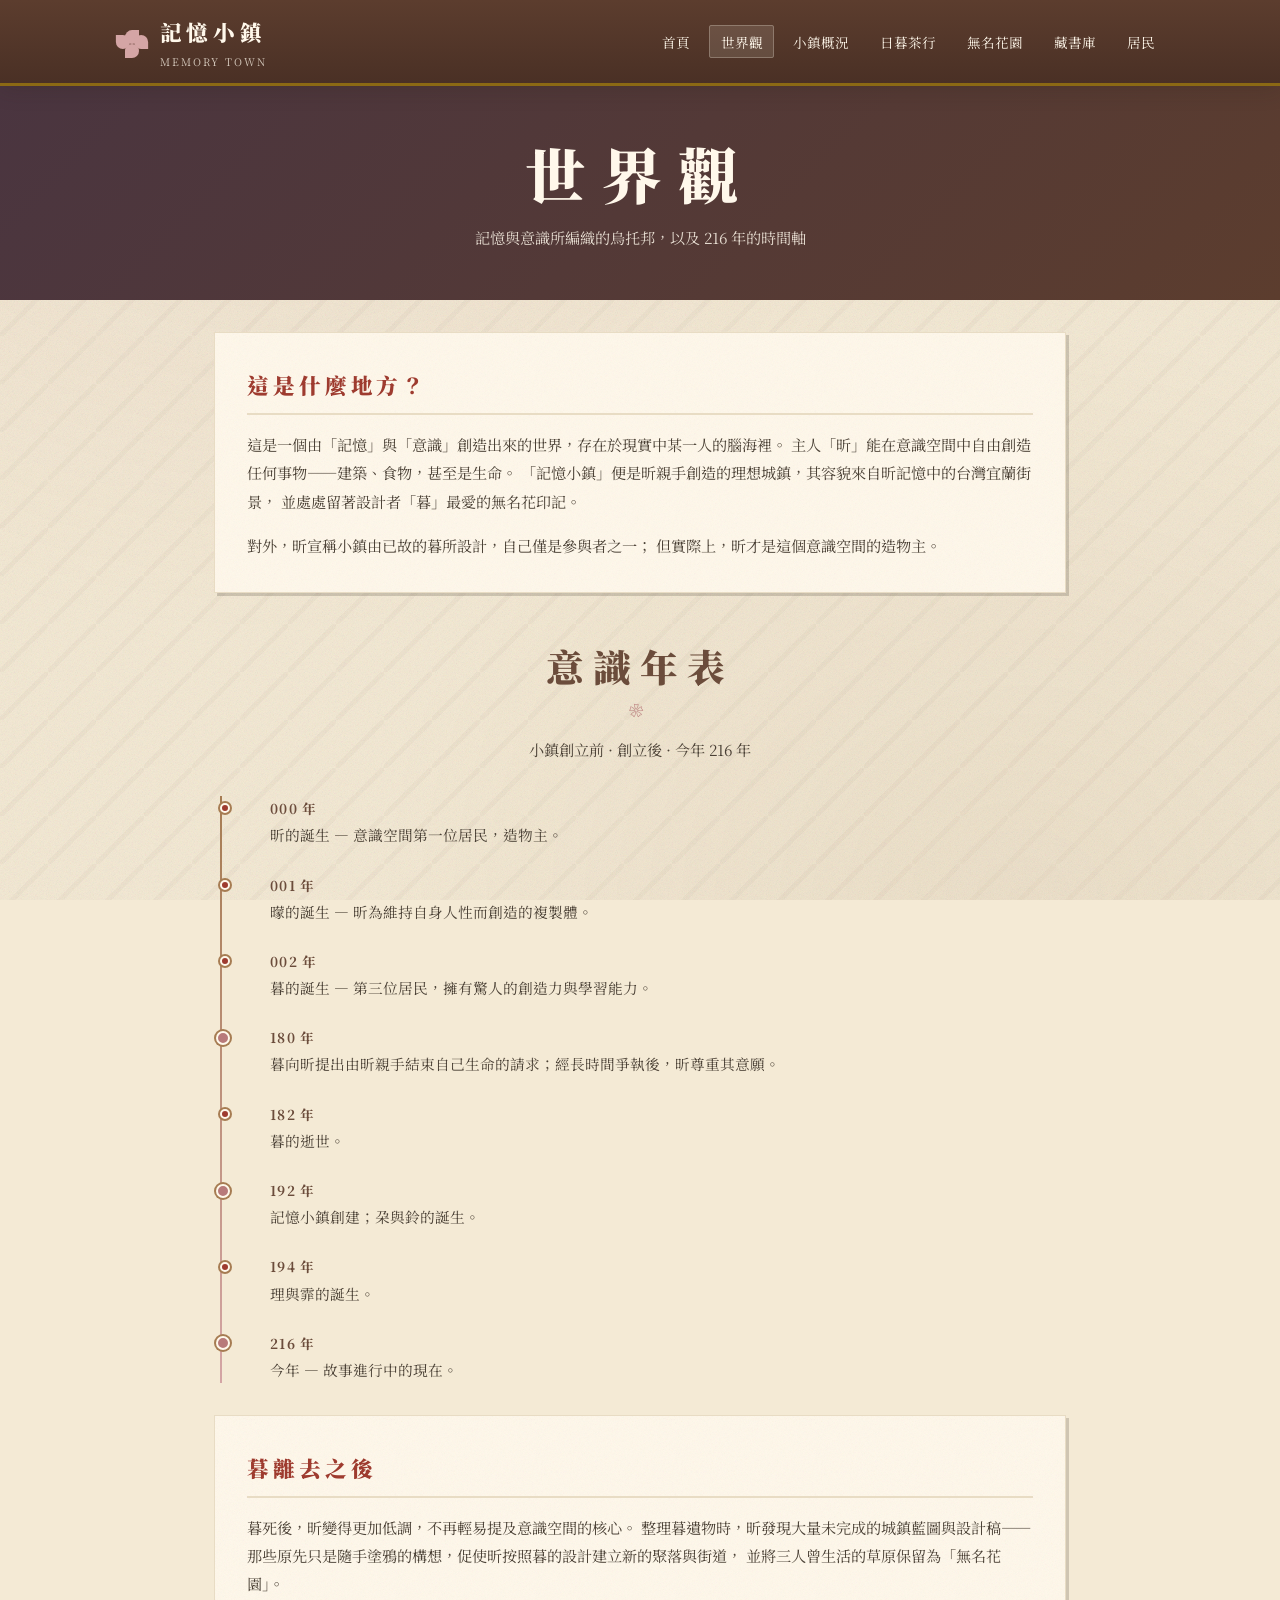
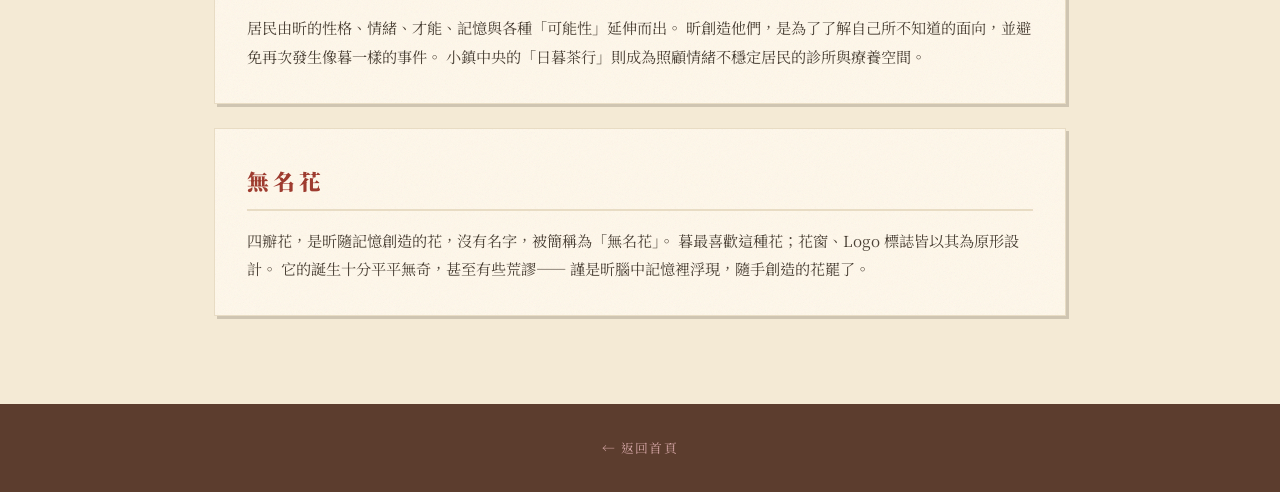
<file: about.html>
<!DOCTYPE html>
<html lang="zh-Hant">
<head>
<meta charset="UTF-8">
<meta name="viewport" content="width=device-width, initial-scale=1.0">
<title>世界觀｜記憶小鎮</title>
<link rel="stylesheet" href="css/style.css">
</head>
<body>

<header class="site-header">
  <div class="header-inner">
    <a class="logo" href="index.html">
      <div class="logo-flower" aria-hidden="true"><span></span><span></span><span></span><span></span></div>
      <div><span class="logo-text">記憶小鎮</span><span class="logo-sub">MEMORY TOWN</span></div>
    </a>
    <nav>
      <ul class="nav-links">
        <li><a href="index.html">首頁</a></li>
        <li><a href="about.html">世界觀</a></li>
        <li><a href="town.html">小鎮概況</a></li>
        <li><a href="tea-house.html">日暮茶行</a></li>
        <li><a href="garden.html">無名花園</a></li>
        <li><a href="library.html">藏書庫</a></li>
        <li><a href="characters.html">居民</a></li>
      </ul>
    </nav>
  </div>
</header>

<main>
  <div class="page-hero">
    <h1>世界觀</h1>
    <p>記憶與意識所編織的烏托邦，以及 216 年的時間軸</p>
  </div>

  <div class="container">
    <div class="paper-block fade-in">
      <h3>這是什麼地方？</h3>
      <p>
        這是一個由「記憶」與「意識」創造出來的世界，存在於現實中某一人的腦海裡。
        主人「昕」能在意識空間中自由創造任何事物——建築、食物，甚至是生命。
        「記憶小鎮」便是昕親手創造的理想城鎮，其容貌來自昕記憶中的台灣宜蘭街景，
        並處處留著設計者「暮」最愛的無名花印記。
      </p>
      <p style="margin-top:1rem;">
        對外，昕宣稱小鎮由已故的暮所設計，自己僅是參與者之一；
        但實際上，昕才是這個意識空間的造物主。
      </p>
    </div>

    <div class="section-title fade-in">
      <h2>意識年表</h2>
      <p>小鎮創立前 · 創立後 · 今年 216 年</p>
    </div>

    <div class="timeline">
      <div class="timeline-item">
        <div class="timeline-year">000 年</div>
        <p>昕的誕生 — 意識空間第一位居民，造物主。</p>
      </div>
      <div class="timeline-item">
        <div class="timeline-year">001 年</div>
        <p>曚的誕生 — 昕為維持自身人性而創造的複製體。</p>
      </div>
      <div class="timeline-item">
        <div class="timeline-year">002 年</div>
        <p>暮的誕生 — 第三位居民，擁有驚人的創造力與學習能力。</p>
      </div>
      <div class="timeline-item highlight">
        <div class="timeline-year">180 年</div>
        <p>暮向昕提出由昕親手結束自己生命的請求；經長時間爭執後，昕尊重其意願。</p>
      </div>
      <div class="timeline-item">
        <div class="timeline-year">182 年</div>
        <p>暮的逝世。</p>
      </div>
      <div class="timeline-item highlight">
        <div class="timeline-year">192 年</div>
        <p>記憶小鎮創建；朶與鈴的誕生。</p>
      </div>
      <div class="timeline-item">
        <div class="timeline-year">194 年</div>
        <p>理與霏的誕生。</p>
      </div>
      <div class="timeline-item highlight">
        <div class="timeline-year">216 年</div>
        <p>今年 — 故事進行中的現在。</p>
      </div>
    </div>

    <div class="paper-block fade-in">
      <h3>暮離去之後</h3>
      <p>
        暮死後，昕變得更加低調，不再輕易提及意識空間的核心。
        整理暮遺物時，昕發現大量未完成的城鎮藍圖與設計稿——
        那些原先只是隨手塗鴉的構想，促使昕按照暮的設計建立新的聚落與街道，
        並將三人曾生活的草原保留為「無名花園」。
      </p>
      <p style="margin-top:1rem;">
        居民由昕的性格、情緒、才能、記憶與各種「可能性」延伸而出。
        昕創造他們，是為了了解自己所不知道的面向，並避免再次發生像暮一樣的事件。
        小鎮中央的「日暮茶行」則成為照顧情緒不穩定居民的診所與療養空間。
      </p>
    </div>

    <div class="paper-block fade-in">
      <h3>無名花</h3>
      <p>
        四瓣花，是昕隨記憶創造的花，沒有名字，被簡稱為「無名花」。
        暮最喜歡這種花；花窗、Logo 標誌皆以其為原形設計。
        它的誕生十分平平無奇，甚至有些荒謬——
        謹是昕腦中記憶裡浮現，隨手創造的花罷了。
      </p>
    </div>
  </div>
</main>

<footer class="site-footer">
  <p><a href="index.html">← 返回首頁</a></p>
</footer>

<script src="js/main.js"></script>
</body>
</html>
</file>
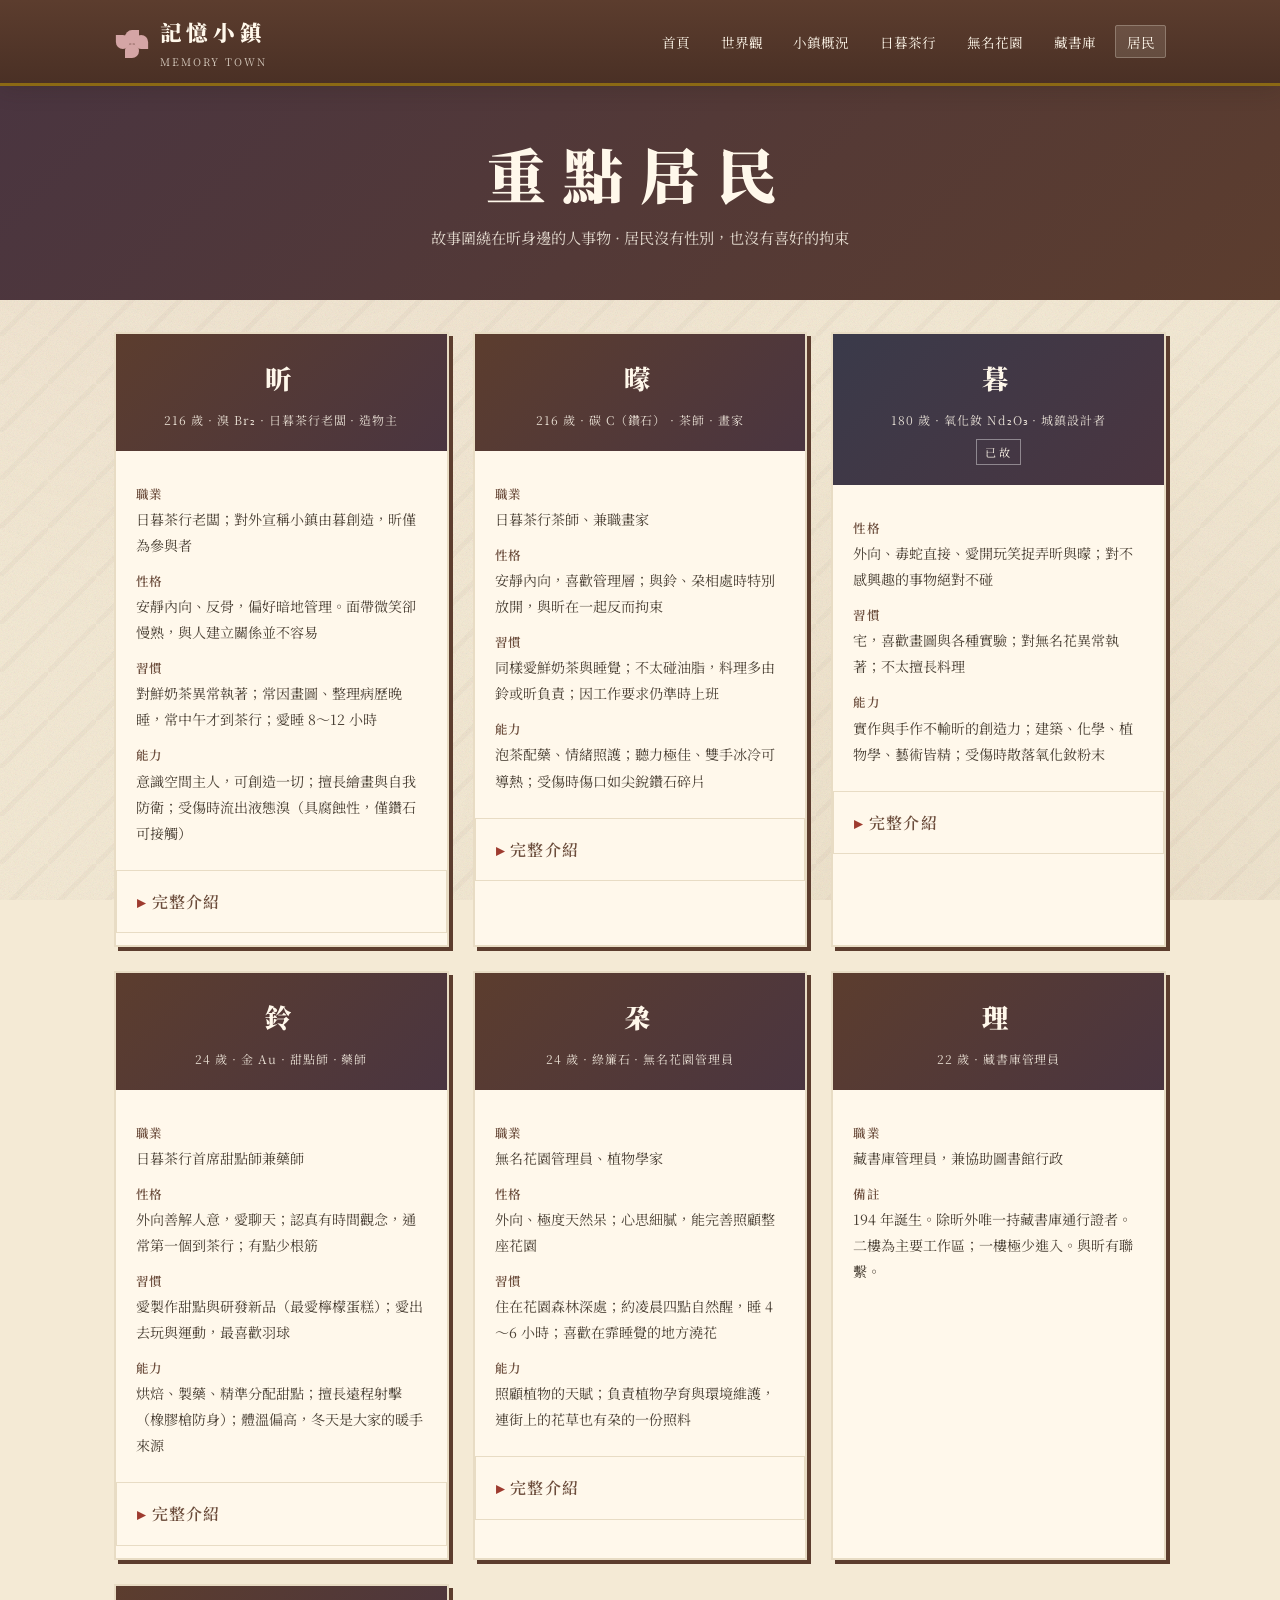
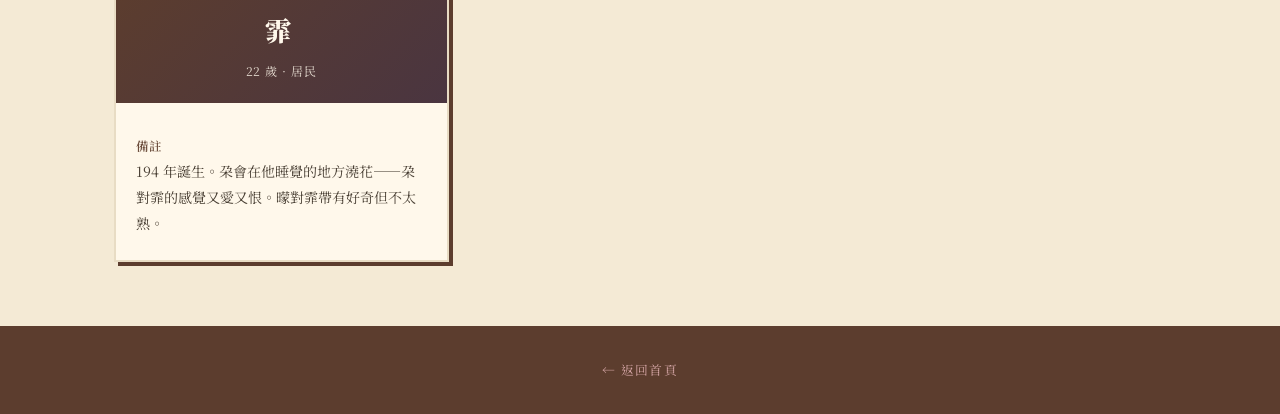
<file: characters.html>
<!DOCTYPE html>
<html lang="zh-Hant">
<head>
<meta charset="UTF-8">
<meta name="viewport" content="width=device-width, initial-scale=1.0">
<title>重點居民｜記憶小鎮</title>
<link rel="stylesheet" href="css/style.css">
</head>
<body>

<header class="site-header">
  <div class="header-inner">
    <a class="logo" href="index.html">
      <div class="logo-flower" aria-hidden="true"><span></span><span></span><span></span><span></span></div>
      <div><span class="logo-text">記憶小鎮</span><span class="logo-sub">MEMORY TOWN</span></div>
    </a>
    <nav>
      <ul class="nav-links">
        <li><a href="index.html">首頁</a></li>
        <li><a href="about.html">世界觀</a></li>
        <li><a href="town.html">小鎮概況</a></li>
        <li><a href="tea-house.html">日暮茶行</a></li>
        <li><a href="garden.html">無名花園</a></li>
        <li><a href="library.html">藏書庫</a></li>
        <li><a href="characters.html">居民</a></li>
      </ul>
    </nav>
  </div>
</header>

<main>
  <div class="page-hero">
    <h1>重點居民</h1>
    <p>故事圍繞在昕身邊的人事物 · 居民沒有性別，也沒有喜好的拘束</p>
  </div>

  <div class="container-wide">
    <div class="char-grid">

      <article class="char-card">
        <div class="char-head">
          <h3>昕</h3>
          <p class="char-meta">216 歲 · 溴 Br₂ · 日暮茶行老闆 · 造物主</p>
        </div>
        <dl class="char-body">
          <dt>職業</dt>
          <dd>日暮茶行老闆；對外宣稱小鎮由暮創造，昕僅為參與者</dd>
          <dt>性格</dt>
          <dd>安靜內向、反骨，偏好暗地管理。面帶微笑卻慢熟，與人建立關係並不容易</dd>
          <dt>習慣</dt>
          <dd>對鮮奶茶異常執著；常因畫圖、整理病歷晚睡，常中午才到茶行；愛睡 8～12 小時</dd>
          <dt>能力</dt>
          <dd>意識空間主人，可創造一切；擅長繪畫與自我防衛；受傷時流出液態溴（具腐蝕性，僅鑽石可接觸）</dd>
        </dl>
        <details><summary>完整介紹</summary><div class="detail-body">
          <p>昕是意識空間第一位居民與主人，能自由創造建築、食物、植物與生命。為維持人性創造了複製體「曚」，後又創造「暮」。暮死後，昕依其藍圖建立記憶小鎮，並開設日暮茶行照顧情緒不穩的居民——目的不是消除情緒，而是讓人安全地與情緒共處。</p>
        </div></details>
      </article>

      <article class="char-card">
        <div class="char-head">
          <h3>曚</h3>
          <p class="char-meta">216 歲 · 碳 C（鑽石） · 茶師 · 畫家</p>
        </div>
        <dl class="char-body">
          <dt>職業</dt>
          <dd>日暮茶行茶師、兼職畫家</dd>
          <dt>性格</dt>
          <dd>安靜內向，喜歡管理層；與鈴、朶相處時特別放開，與昕在一起反而拘束</dd>
          <dt>習慣</dt>
          <dd>同樣愛鮮奶茶與睡覺；不太碰油脂，料理多由鈴或昕負責；因工作要求仍準時上班</dd>
          <dt>能力</dt>
          <dd>泡茶配藥、情緒照護；聽力極佳、雙手冰冷可導熱；受傷時傷口如尖銳鑽石碎片</dd>
        </dl>
        <details><summary>完整介紹</summary><div class="detail-body">
          <p>曚是昕為維持人性創造的複製體，與昕外貌與基礎性格相同，卻因經歷不同而獨立。暮離去後經歷長久後悔，成為茶行主要茶師，風格可愛柔軟的畫作在小鎮小有知名度。主要教導鈴體術，與鈴、朶感情極好。</p>
        </div></details>
      </article>

      <article class="char-card char-deceased">
        <div class="char-head">
          <h3>暮</h3>
          <p class="char-meta">180 歲 · 氧化釹 Nd₂O₃ · 城鎮設計者</p>
        </div>
        <dl class="char-body">
          <dt>性格</dt>
          <dd>外向、毒蛇直接、愛開玩笑捉弄昕與曚；對不感興趣的事物絕對不碰</dd>
          <dt>習慣</dt>
          <dd>宅，喜歡畫圖與各種實驗；對無名花異常執著；不太擅長料理</dd>
          <dt>能力</dt>
          <dd>實作與手作不輸昕的創造力；建築、化學、植物學、藝術皆精；受傷時散落氧化釹粉末</dd>
        </dl>
        <details><summary>完整介紹</summary><div class="detail-body">
          <p>暮是第三位居民，以學習與改造既有素材的方式創造。對永恆生命產生空虛，向昕請求由昕親手結束生命。死前留下大量城鎮藍圖，成為記憶小鎮與無名花園的設計基礎。最後在帶笑離開。</p>
        </div></details>
      </article>

      <article class="char-card">
        <div class="char-head">
          <h3>鈴</h3>
          <p class="char-meta">24 歲 · 金 Au · 甜點師 · 藥師</p>
        </div>
        <dl class="char-body">
          <dt>職業</dt>
          <dd>日暮茶行首席甜點師兼藥師</dd>
          <dt>性格</dt>
          <dd>外向善解人意，愛聊天；認真有時間觀念，通常第一個到茶行；有點少根筋</dd>
          <dt>習慣</dt>
          <dd>愛製作甜點與研發新品（最愛檸檬蛋糕）；愛出去玩與運動，最喜歡羽球</dd>
          <dt>能力</dt>
          <dd>烘焙、製藥、精準分配甜點；擅長遠程射擊（橡膠槍防身）；體溫偏高，冬天是大家的暖手來源</dd>
        </dl>
        <details><summary>完整介紹</summary><div class="detail-body">
          <p>192 年與朶一同誕生。十歲時常進出茶行，與曚一見如故後加入，為茶行帶來甜點與活力。負責藥草整理採買，患者出現時能精準分配甜點。</p>
        </div></details>
      </article>

      <article class="char-card">
        <div class="char-head">
          <h3>朶</h3>
          <p class="char-meta">24 歲 · 綠簾石 · 無名花園管理員</p>
        </div>
        <dl class="char-body">
          <dt>職業</dt>
          <dd>無名花園管理員、植物學家</dd>
          <dt>性格</dt>
          <dd>外向、極度天然呆；心思細膩，能完善照顧整座花園</dd>
          <dt>習慣</dt>
          <dd>住在花園森林深處；約凌晨四點自然醒，睡 4～6 小時；喜歡在霏睡覺的地方澆花</dd>
          <dt>能力</dt>
          <dd>照顧植物的天賦；負責植物孕育與環境維護，連街上的花草也有朶的一份照料</dd>
        </dl>
        <details><summary>完整介紹</summary><div class="detail-body">
          <p>192 年誕生，代理保管暮曾親手照顧的無名花園。持有通行證發放權，進出需朶陪同。深入研究暮的研究報告，與鈴、曚是超級好朋友。</p>
        </div></details>
      </article>

      <article class="char-card">
        <div class="char-head">
          <h3>理</h3>
          <p class="char-meta">22 歲 · 藏書庫管理員</p>
        </div>
        <dl class="char-body">
          <dt>職業</dt>
          <dd>藏書庫管理員，兼協助圖書館行政</dd>
          <dt>備註</dt>
          <dd>194 年誕生。除昕外唯一持藏書庫通行證者。二樓為主要工作區；一樓極少進入。與昕有聯繫。</dd>
        </dl>
      </article>

      <article class="char-card">
        <div class="char-head">
          <h3>霏</h3>
          <p class="char-meta">22 歲 · 居民</p>
        </div>
        <dl class="char-body">
          <dt>備註</dt>
          <dd>194 年誕生。朶會在他睡覺的地方澆花——朶對霏的感覺又愛又恨。曚對霏帶有好奇但不太熟。</dd>
        </dl>
      </article>

    </div>
  </div>
</main>

<footer class="site-footer">
  <p><a href="index.html">← 返回首頁</a></p>
</footer>

<script src="js/main.js"></script>
</body>
</html>
</file>
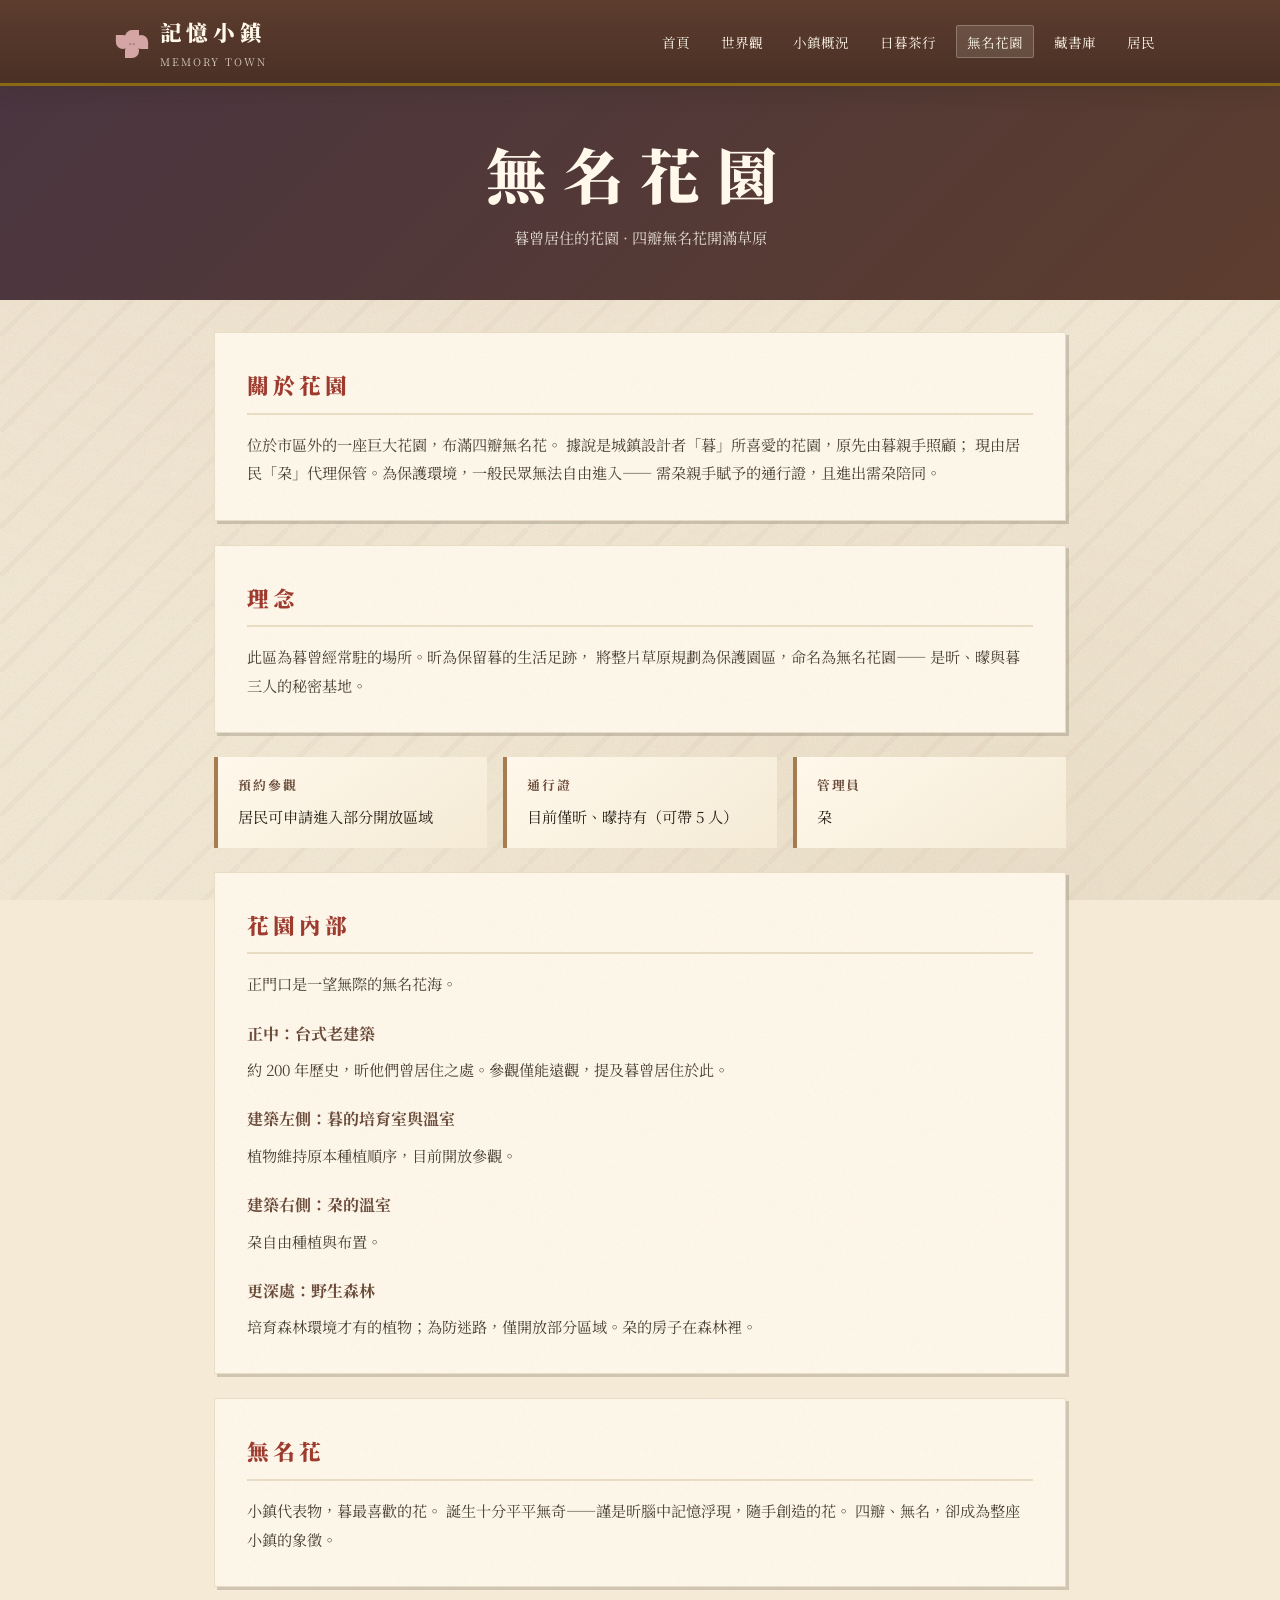
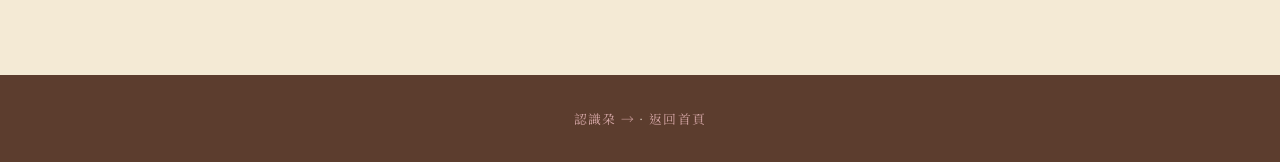
<file: garden.html>
<!DOCTYPE html>
<html lang="zh-Hant">
<head>
<meta charset="UTF-8">
<meta name="viewport" content="width=device-width, initial-scale=1.0">
<title>無名花園｜記憶小鎮</title>
<link rel="stylesheet" href="css/style.css">
</head>
<body>

<header class="site-header">
  <div class="header-inner">
    <a class="logo" href="index.html">
      <div class="logo-flower" aria-hidden="true"><span></span><span></span><span></span><span></span></div>
      <div><span class="logo-text">記憶小鎮</span><span class="logo-sub">MEMORY TOWN</span></div>
    </a>
    <nav>
      <ul class="nav-links">
        <li><a href="index.html">首頁</a></li>
        <li><a href="about.html">世界觀</a></li>
        <li><a href="town.html">小鎮概況</a></li>
        <li><a href="tea-house.html">日暮茶行</a></li>
        <li><a href="garden.html">無名花園</a></li>
        <li><a href="library.html">藏書庫</a></li>
        <li><a href="characters.html">居民</a></li>
      </ul>
    </nav>
  </div>
</header>

<main>
  <div class="page-hero">
    <h1>無名花園</h1>
    <p>暮曾居住的花園 · 四瓣無名花開滿草原</p>
  </div>

  <div class="container">
    <div class="paper-block fade-in">
      <h3>關於花園</h3>
      <p>
        位於市區外的一座巨大花園，布滿四瓣無名花。
        據說是城鎮設計者「暮」所喜愛的花園，原先由暮親手照顧；
        現由居民「朶」代理保管。為保護環境，一般民眾無法自由進入——
        需朶親手賦予的通行證，且進出需朶陪同。
      </p>
    </div>

    <div class="paper-block fade-in">
      <h3>理念</h3>
      <p>
        此區為暮曾經常駐的場所。昕為保留暮的生活足跡，
        將整片草原規劃為保護園區，命名為無名花園——
        是昕、曚與暮三人的秘密基地。
      </p>
    </div>

    <div class="info-row fade-in">
      <div class="info-box"><strong>預約參觀</strong><span>居民可申請進入部分開放區域</span></div>
      <div class="info-box"><strong>通行證</strong><span>目前僅昕、曚持有（可帶 5 人）</span></div>
      <div class="info-box"><strong>管理員</strong><span>朶</span></div>
    </div>

    <div class="paper-block fade-in">
      <h3>花園內部</h3>
      <p>正門口是一望無際的無名花海。</p>
      <h4>正中：台式老建築</h4>
      <p>約 200 年歷史，昕他們曾居住之處。參觀僅能遠觀，提及暮曾居住於此。</p>
      <h4>建築左側：暮的培育室與溫室</h4>
      <p>植物維持原本種植順序，目前開放參觀。</p>
      <h4>建築右側：朶的溫室</h4>
      <p>朶自由種植與布置。</p>
      <h4>更深處：野生森林</h4>
      <p>培育森林環境才有的植物；為防迷路，僅開放部分區域。朶的房子在森林裡。</p>
    </div>

    <div class="paper-block fade-in">
      <h3>無名花</h3>
      <p>
        小鎮代表物，暮最喜歡的花。
        誕生十分平平無奇——謹是昕腦中記憶浮現，隨手創造的花。
        四瓣、無名，卻成為整座小鎮的象徵。
      </p>
    </div>
  </div>
</main>

<footer class="site-footer">
  <p><a href="characters.html">認識朶 →</a> · <a href="index.html">返回首頁</a></p>
</footer>

<script src="js/main.js"></script>
</body>
</html>
</file>
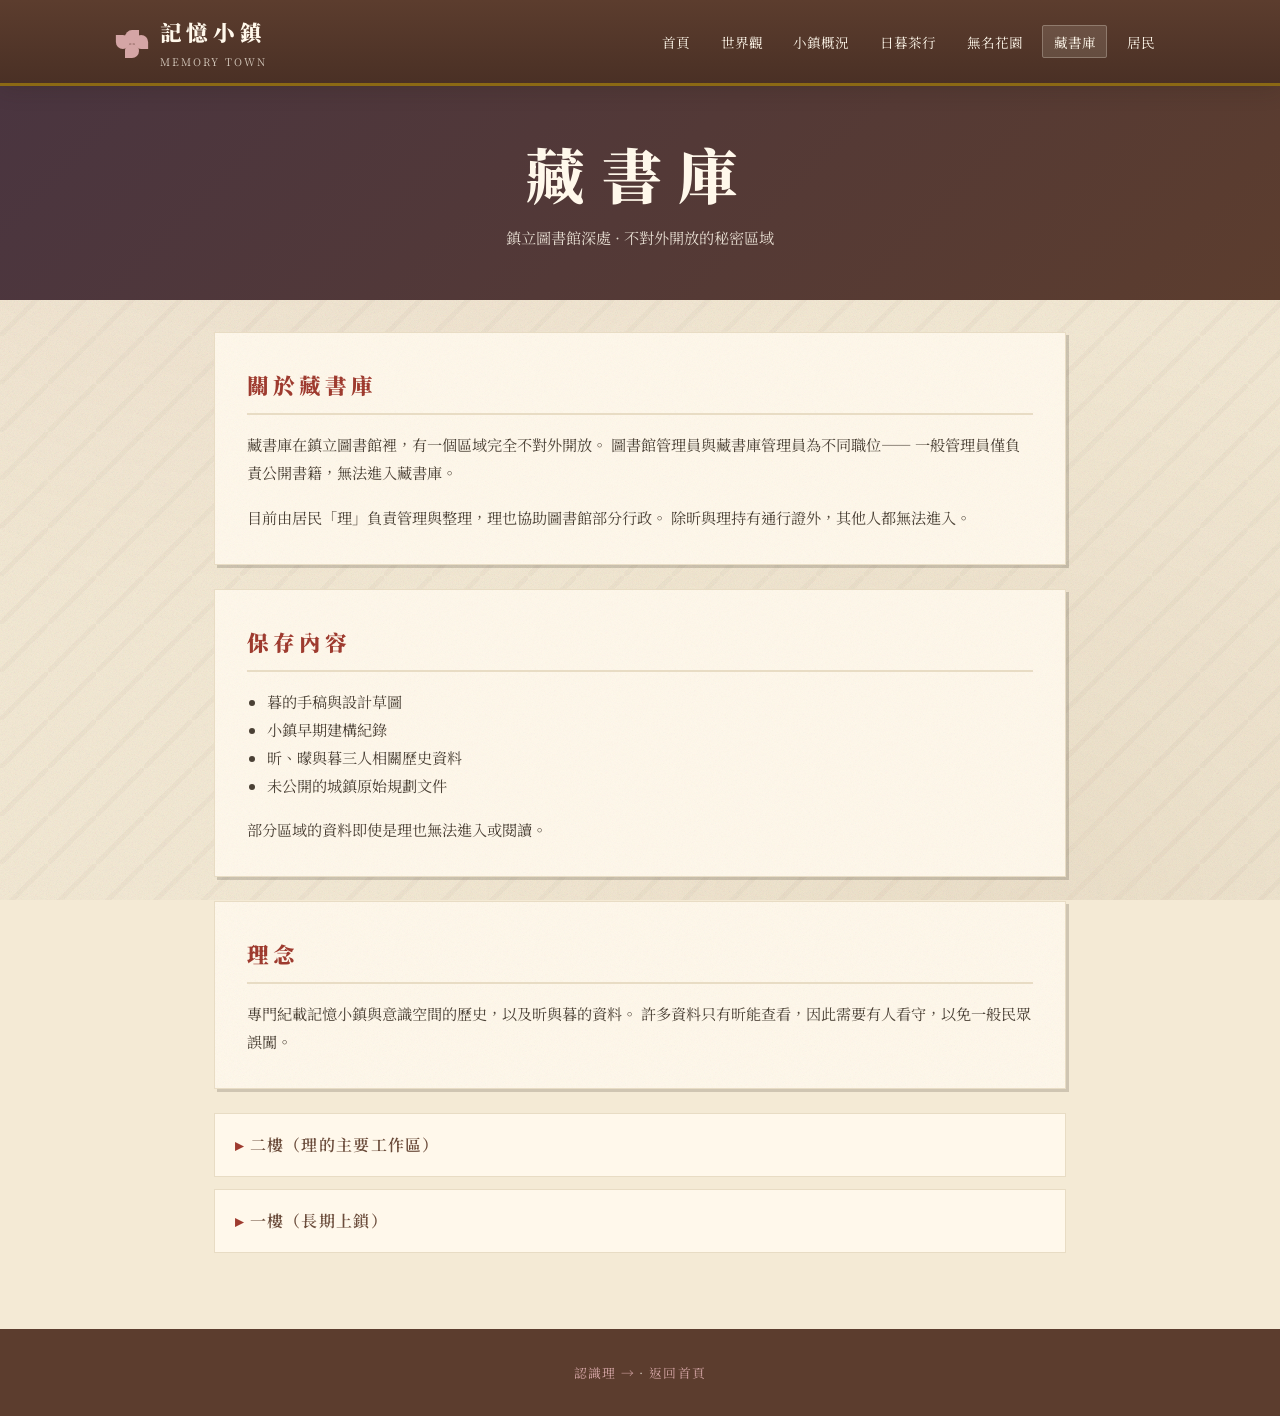
<file: library.html>
<!DOCTYPE html>
<html lang="zh-Hant">
<head>
<meta charset="UTF-8">
<meta name="viewport" content="width=device-width, initial-scale=1.0">
<title>藏書庫｜記憶小鎮</title>
<link rel="stylesheet" href="css/style.css">
</head>
<body>

<header class="site-header">
  <div class="header-inner">
    <a class="logo" href="index.html">
      <div class="logo-flower" aria-hidden="true"><span></span><span></span><span></span><span></span></div>
      <div><span class="logo-text">記憶小鎮</span><span class="logo-sub">MEMORY TOWN</span></div>
    </a>
    <nav>
      <ul class="nav-links">
        <li><a href="index.html">首頁</a></li>
        <li><a href="about.html">世界觀</a></li>
        <li><a href="town.html">小鎮概況</a></li>
        <li><a href="tea-house.html">日暮茶行</a></li>
        <li><a href="garden.html">無名花園</a></li>
        <li><a href="library.html">藏書庫</a></li>
        <li><a href="characters.html">居民</a></li>
      </ul>
    </nav>
  </div>
</header>

<main>
  <div class="page-hero">
    <h1>藏書庫</h1>
    <p>鎮立圖書館深處 · 不對外開放的秘密區域</p>
  </div>

  <div class="container">
    <div class="paper-block fade-in">
      <h3>關於藏書庫</h3>
      <p>
        藏書庫在鎮立圖書館裡，有一個區域完全不對外開放。
        圖書館管理員與藏書庫管理員為不同職位——
        一般管理員僅負責公開書籍，無法進入藏書庫。
      </p>
      <p style="margin-top:1rem;">
        目前由居民「理」負責管理與整理，理也協助圖書館部分行政。
        除昕與理持有通行證外，其他人都無法進入。
      </p>
    </div>

    <div class="paper-block fade-in">
      <h3>保存內容</h3>
      <ul>
        <li>暮的手稿與設計草圖</li>
        <li>小鎮早期建構紀錄</li>
        <li>昕、曚與暮三人相關歷史資料</li>
        <li>未公開的城鎮原始規劃文件</li>
      </ul>
      <p style="margin-top:1rem;">部分區域的資料即使是理也無法進入或閱讀。</p>
    </div>

    <div class="paper-block fade-in">
      <h3>理念</h3>
      <p>
        專門紀載記憶小鎮與意識空間的歷史，以及昕與暮的資料。
        許多資料只有昕能查看，因此需要有人看守，以免一般民眾誤闖。
      </p>
    </div>

    <details class="fade-in">
      <summary>二樓（理的主要工作區）</summary>
      <div class="detail-body">
        <p>理可自由閱覽的資料：意識空間相關知識、歷史紀錄、暮的研究成果與論文。部分博物館的暮之手稿與作品暫存於此。亦保存少量雕塑與圖畫等非文字資料。</p>
      </div>
    </details>

    <details class="fade-in">
      <summary>一樓（長期上鎖）</summary>
      <div class="detail-body">
        <p>即使理持有鑰匙也極少進入，僅必要時基本維護。所有書籍設有密碼或封存機制，無法直接閱讀。</p>
        <p style="margin-top:0.75rem;"><strong>主要保存：</strong>昕能力相關紀錄、意識空間起源資料、昕與暮的日記、暮對昕與意識空間的研究報告、與意識空間核心相關之未公開文件。</p>
      </div>
    </details>
  </div>
</main>

<footer class="site-footer">
  <p><a href="characters.html">認識理 →</a> · <a href="index.html">返回首頁</a></p>
</footer>

<script src="js/main.js"></script>
</body>
</html>
</file>
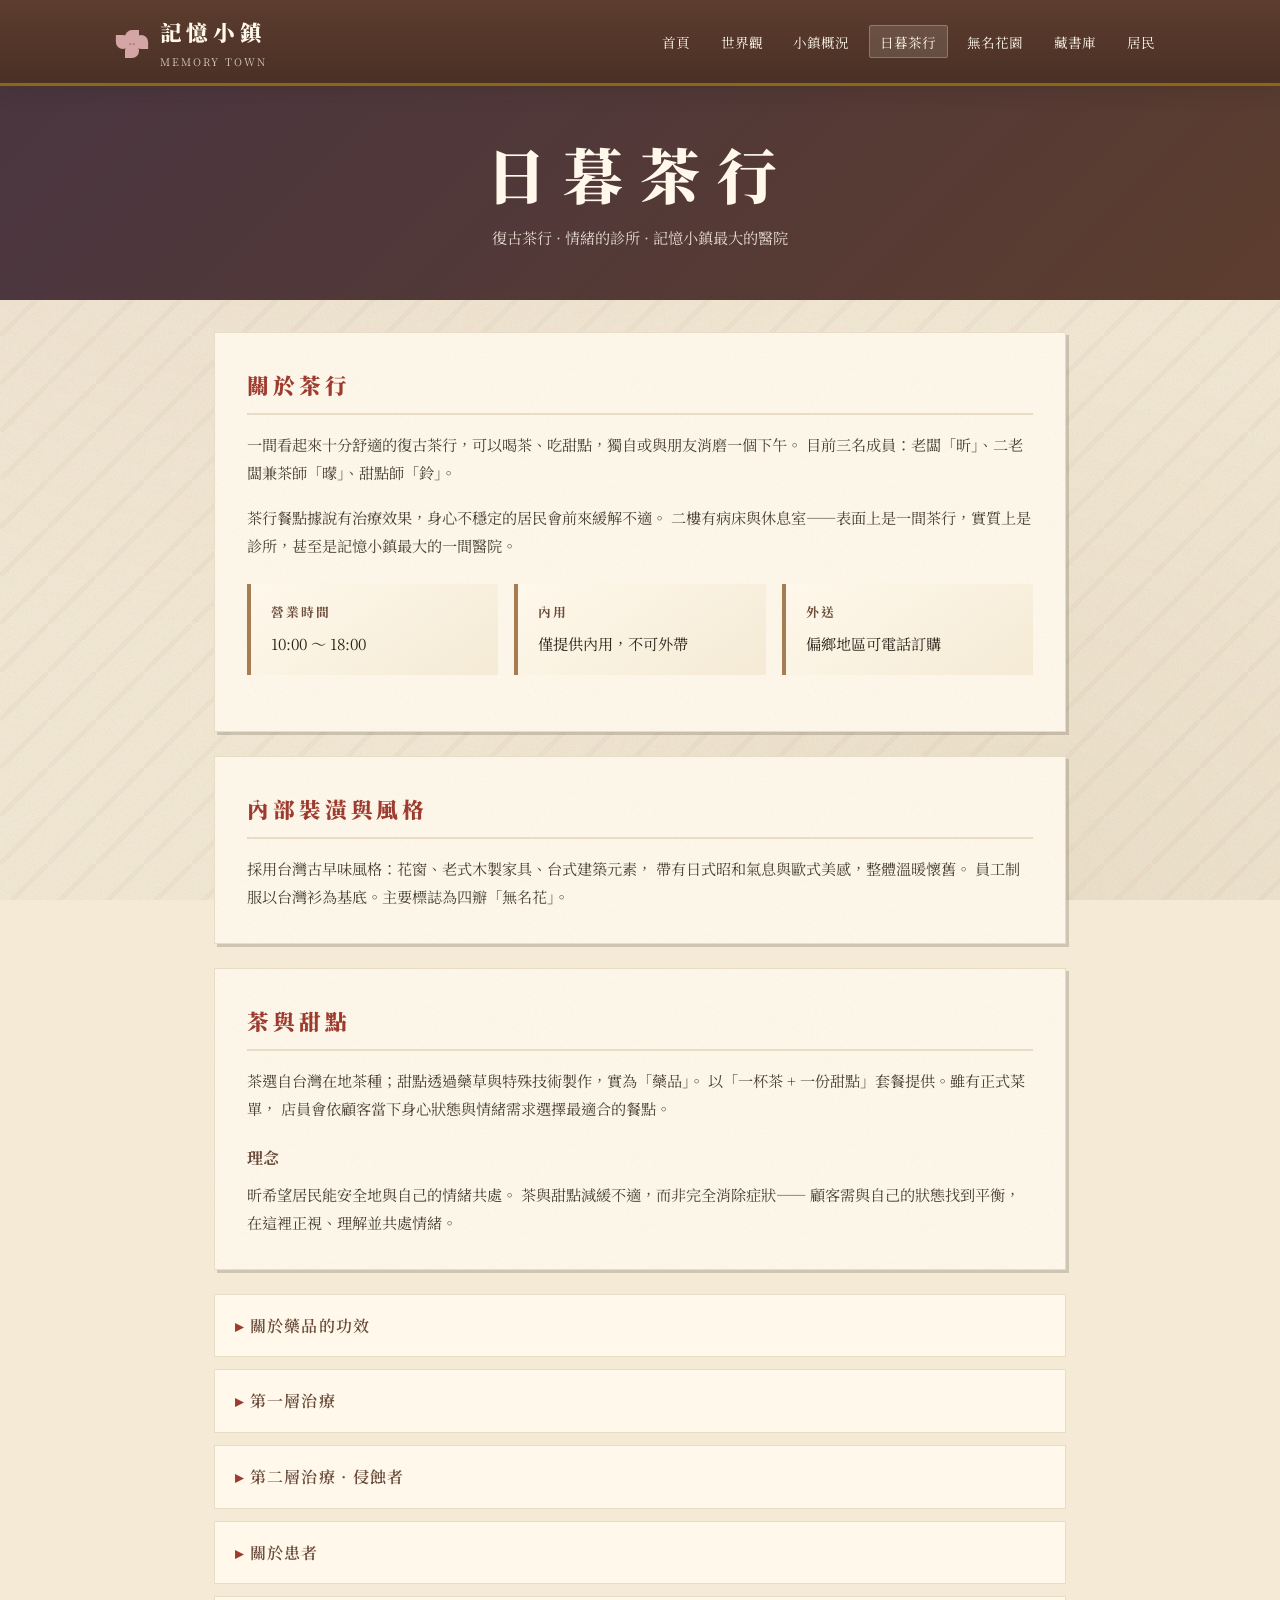
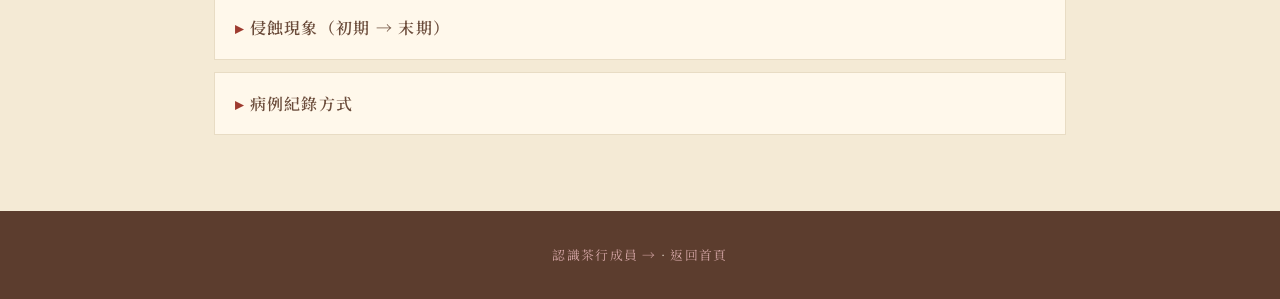
<file: tea-house.html>
<!DOCTYPE html>
<html lang="zh-Hant">
<head>
<meta charset="UTF-8">
<meta name="viewport" content="width=device-width, initial-scale=1.0">
<title>日暮茶行｜記憶小鎮</title>
<link rel="stylesheet" href="css/style.css">
</head>
<body>

<header class="site-header">
  <div class="header-inner">
    <a class="logo" href="index.html">
      <div class="logo-flower" aria-hidden="true"><span></span><span></span><span></span><span></span></div>
      <div><span class="logo-text">記憶小鎮</span><span class="logo-sub">MEMORY TOWN</span></div>
    </a>
    <nav>
      <ul class="nav-links">
        <li><a href="index.html">首頁</a></li>
        <li><a href="about.html">世界觀</a></li>
        <li><a href="town.html">小鎮概況</a></li>
        <li><a href="tea-house.html">日暮茶行</a></li>
        <li><a href="garden.html">無名花園</a></li>
        <li><a href="library.html">藏書庫</a></li>
        <li><a href="characters.html">居民</a></li>
      </ul>
    </nav>
  </div>
</header>

<main>
  <div class="page-hero">
    <h1>日暮茶行</h1>
    <p>復古茶行 · 情緒的診所 · 記憶小鎮最大的醫院</p>
  </div>

  <div class="container">
    <div class="paper-block fade-in">
      <h3>關於茶行</h3>
      <p>
        一間看起來十分舒適的復古茶行，可以喝茶、吃甜點，獨自或與朋友消磨一個下午。
        目前三名成員：老闆「昕」、二老闆兼茶師「曚」、甜點師「鈴」。
      </p>
      <p style="margin-top:1rem;">
        茶行餐點據說有治療效果，身心不穩定的居民會前來緩解不適。
        二樓有病床與休息室——表面上是一間茶行，實質上是診所，甚至是記憶小鎮最大的一間醫院。
      </p>
      <div class="info-row">
        <div class="info-box"><strong>營業時間</strong><span>10:00 ～ 18:00</span></div>
        <div class="info-box"><strong>內用</strong><span>僅提供內用，不可外帶</span></div>
        <div class="info-box"><strong>外送</strong><span>偏鄉地區可電話訂購</span></div>
      </div>
    </div>

    <div class="paper-block fade-in">
      <h3>內部裝潢與風格</h3>
      <p>
        採用台灣古早味風格：花窗、老式木製家具、台式建築元素，
        帶有日式昭和氣息與歐式美感，整體溫暖懷舊。
        員工制服以台灣衫為基底。主要標誌為四瓣「無名花」。
      </p>
    </div>

    <div class="paper-block fade-in">
      <h3>茶與甜點</h3>
      <p>
        茶選自台灣在地茶種；甜點透過藥草與特殊技術製作，實為「藥品」。
        以「一杯茶 + 一份甜點」套餐提供。雖有正式菜單，
        店員會依顧客當下身心狀態與情緒需求選擇最適合的餐點。
      </p>
      <h4>理念</h4>
      <p>
        昕希望居民能安全地與自己的情緒共處。
        茶與甜點減緩不適，而非完全消除症狀——
        顧客需與自己的狀態找到平衡，在這裡正視、理解並共處情緒。
      </p>
    </div>

    <details class="fade-in">
      <summary>關於藥品的功效</summary>
      <div class="detail-body">
        <p>甜點與茶是安定居民的藥品，原理來自造物主昕的創造。昕創造不同功效的藥草，與記憶中喜愛的茶飲綜合製成甜點。每一種藥草有昕賦予的功效——有的穩定悲傷，有的穩定憤怒；茶飲也添加藥草，配合甜點一起服用。</p>
      </div>
    </details>

    <details class="fade-in">
      <summary>第一層治療</summary>
      <div class="detail-body">
        <p>大多症狀可透過茶與甜點緩解，由茶師曚與甜點師鈴負責。前來者稱「患者」；症狀嚴重者會增加劑量與濃度。嚴重患者可能出現攻擊傾向，員工受過嚴格訓練，會盡可能自然地阻擋，動靜不大。</p>
      </div>
    </details>

    <details class="fade-in">
      <summary>第二層治療 · 侵蝕者</summary>
      <div class="detail-body">
        <p>若症狀過於嚴重，可能扭曲空間——幻象、攻擊、精神共享等。茶行有特殊外界阻隔，危害通常限於內部，但會隨時間突破。此時需強制休眠。嚴重患者專稱「侵蝕者」；昕會立刻壓制、餵食安眠糖果，送二樓病床。曚與鈴照顧並撰寫病例。</p>
        <p style="margin-top:0.75rem;"><strong>應對：</strong>臨時停業、封鎖出入口；居民自主離開一樓或至二樓避難（桌上有避難告示牌）。曚與鈴負責安定與紀錄，昕必要時介入。</p>
      </div>
    </details>

    <details class="fade-in">
      <summary>關於患者</summary>
      <div class="detail-body">
        <p>大部分顧客是需要治療的患者。居民繼承昕的特質——有人特別開朗，有人特別易怒或焦慮，因而來茶行用餐減緩不適。</p>
      </div>
    </details>

    <details class="fade-in">
      <summary>侵蝕現象（初期 → 末期）</summary>
      <div class="detail-body">
        <p><strong>初期：</strong>情緒失衡，伴隨攻擊傾向，形式依憤怒、悲傷、恐懼等而異。</p>
        <p><strong>中期：</strong>情緒影響外部空間，環境扭曲與幻象；內容與患者記憶相關，可能引發居民負面情緒共鳴。</p>
        <p><strong>末期：</strong>患者與幻象高度不穩，攻擊性顯著；幻象具象化影響現實，周圍居民可能轉化為患者或侵蝕者。</p>
      </div>
    </details>

    <details class="fade-in">
      <summary>病例紀錄方式</summary>
      <div class="detail-body">
        <p>「患者」以點餐明細紀錄；「侵蝕者」以紙本手抄紀錄。</p>
      </div>
    </details>
  </div>
</main>

<footer class="site-footer">
  <p><a href="characters.html">認識茶行成員 →</a> · <a href="index.html">返回首頁</a></p>
</footer>

<script src="js/main.js"></script>
</body>
</html>
</file>
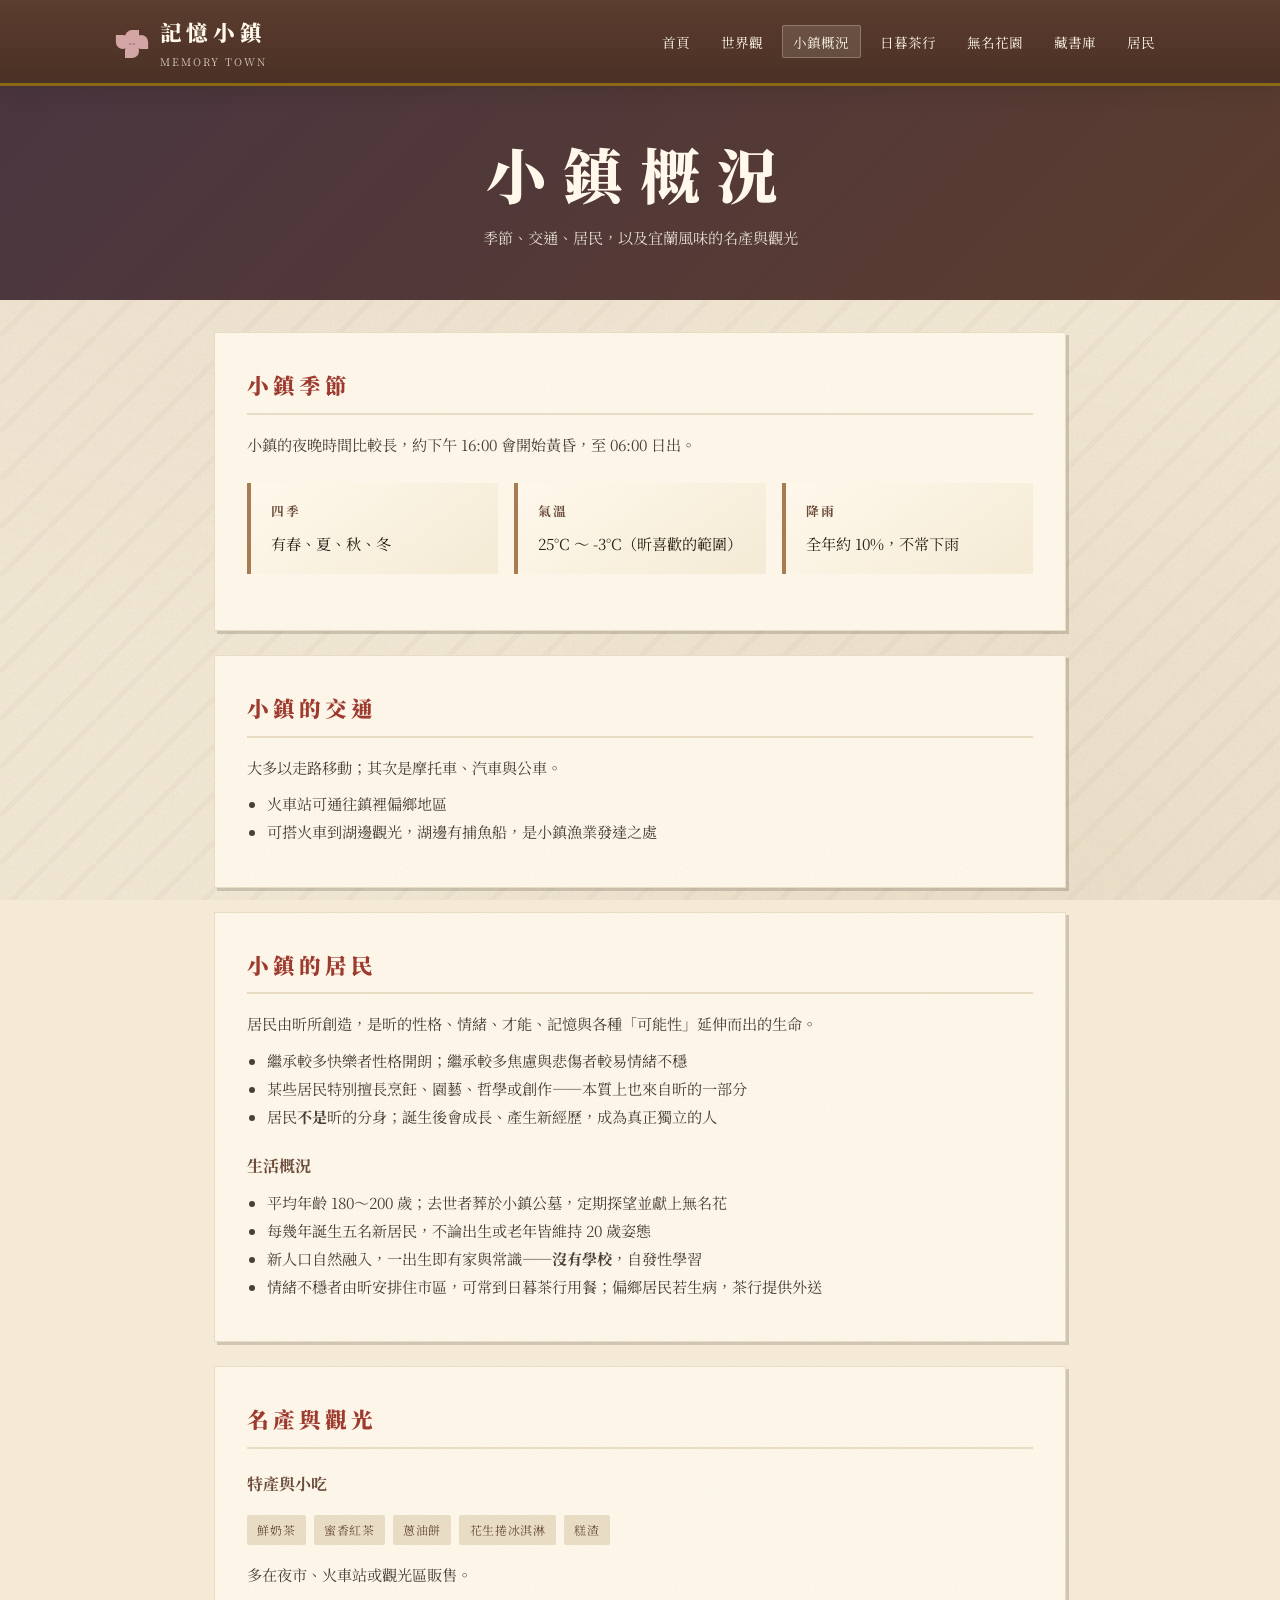
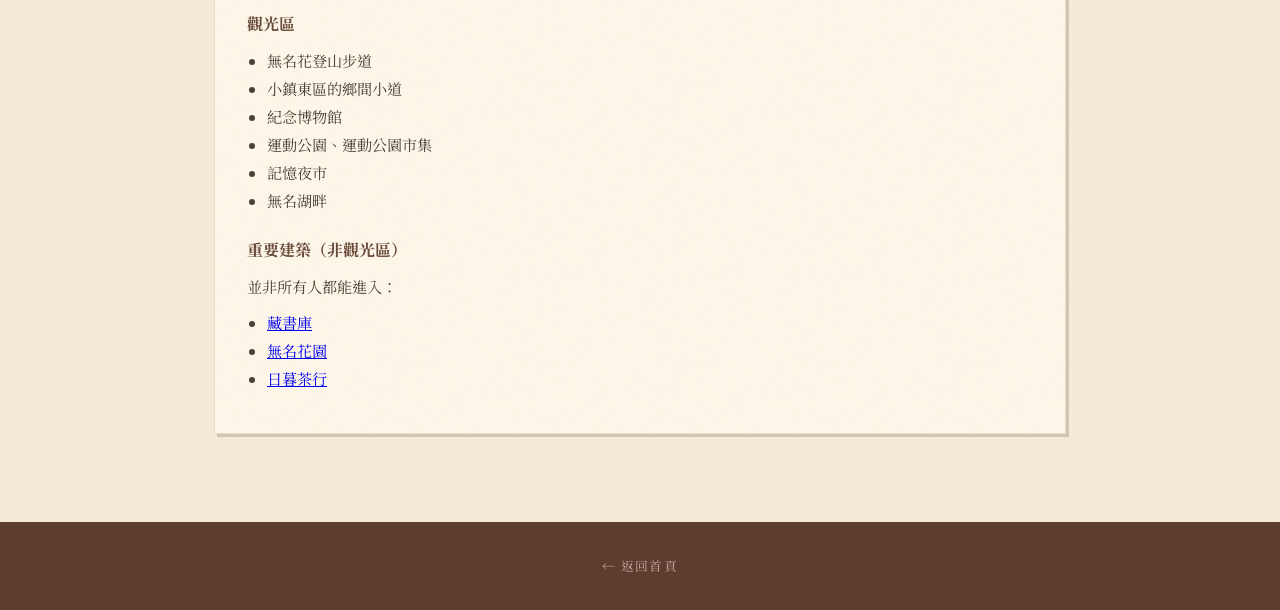
<file: town.html>
<!DOCTYPE html>
<html lang="zh-Hant">
<head>
<meta charset="UTF-8">
<meta name="viewport" content="width=device-width, initial-scale=1.0">
<title>小鎮概況｜記憶小鎮</title>
<link rel="stylesheet" href="css/style.css">
</head>
<body>

<header class="site-header">
  <div class="header-inner">
    <a class="logo" href="index.html">
      <div class="logo-flower" aria-hidden="true"><span></span><span></span><span></span><span></span></div>
      <div><span class="logo-text">記憶小鎮</span><span class="logo-sub">MEMORY TOWN</span></div>
    </a>
    <nav>
      <ul class="nav-links">
        <li><a href="index.html">首頁</a></li>
        <li><a href="about.html">世界觀</a></li>
        <li><a href="town.html">小鎮概況</a></li>
        <li><a href="tea-house.html">日暮茶行</a></li>
        <li><a href="garden.html">無名花園</a></li>
        <li><a href="library.html">藏書庫</a></li>
        <li><a href="characters.html">居民</a></li>
      </ul>
    </nav>
  </div>
</header>

<main>
  <div class="page-hero">
    <h1>小鎮概況</h1>
    <p>季節、交通、居民，以及宜蘭風味的名產與觀光</p>
  </div>

  <div class="container">
    <div class="paper-block fade-in">
      <h3>小鎮季節</h3>
      <p>小鎮的夜晚時間比較長，約下午 16:00 會開始黃昏，至 06:00 日出。</p>
      <div class="info-row">
        <div class="info-box"><strong>四季</strong><span>有春、夏、秋、冬</span></div>
        <div class="info-box"><strong>氣溫</strong><span>25°C ～ -3°C（昕喜歡的範圍）</span></div>
        <div class="info-box"><strong>降雨</strong><span>全年約 10%，不常下雨</span></div>
      </div>
    </div>

    <div class="paper-block fade-in">
      <h3>小鎮的交通</h3>
      <p>大多以走路移動；其次是摩托車、汽車與公車。</p>
      <ul>
        <li>火車站可通往鎮裡偏鄉地區</li>
        <li>可搭火車到湖邊觀光，湖邊有捕魚船，是小鎮漁業發達之處</li>
      </ul>
    </div>

    <div class="paper-block fade-in">
      <h3>小鎮的居民</h3>
      <p>居民由昕所創造，是昕的性格、情緒、才能、記憶與各種「可能性」延伸而出的生命。</p>
      <ul>
        <li>繼承較多快樂者性格開朗；繼承較多焦慮與悲傷者較易情緒不穩</li>
        <li>某些居民特別擅長烹飪、園藝、哲學或創作——本質上也來自昕的一部分</li>
        <li>居民<strong>不是</strong>昕的分身；誕生後會成長、產生新經歷，成為真正獨立的人</li>
      </ul>
      <h4>生活概況</h4>
      <ul>
        <li>平均年齡 180～200 歲；去世者葬於小鎮公墓，定期探望並獻上無名花</li>
        <li>每幾年誕生五名新居民，不論出生或老年皆維持 20 歲姿態</li>
        <li>新人口自然融入，一出生即有家與常識——<strong>沒有學校</strong>，自發性學習</li>
        <li>情緒不穩者由昕安排住市區，可常到日暮茶行用餐；偏鄉居民若生病，茶行提供外送</li>
      </ul>
    </div>

    <div class="paper-block fade-in">
      <h3>名產與觀光</h3>
      <h4>特產與小吃</h4>
      <div class="tag-list">
        <span class="tag">鮮奶茶</span>
        <span class="tag">蜜香紅茶</span>
        <span class="tag">蔥油餅</span>
        <span class="tag">花生捲冰淇淋</span>
        <span class="tag">糕渣</span>
      </div>
      <p>多在夜市、火車站或觀光區販售。</p>

      <h4>觀光區</h4>
      <ul>
        <li>無名花登山步道</li>
        <li>小鎮東區的鄉間小道</li>
        <li>紀念博物館</li>
        <li>運動公園、運動公園市集</li>
        <li>記憶夜市</li>
        <li>無名湖畔</li>
      </ul>

      <h4>重要建築（非觀光區）</h4>
      <p>並非所有人都能進入：</p>
      <ul>
        <li><a href="library.html">藏書庫</a></li>
        <li><a href="garden.html">無名花園</a></li>
        <li><a href="tea-house.html">日暮茶行</a></li>
      </ul>
    </div>
  </div>
</main>

<footer class="site-footer">
  <p><a href="index.html">← 返回首頁</a></p>
</footer>

<script src="js/main.js"></script>
</body>
</html>
</file>
<file: css/style.css>
/* 記憶小鎮 — 古早味台風 */
@import url('https://fonts.googleapis.com/css2?family=Noto+Serif+TC:wght@400;600;700;900&display=swap');

:root {
  --font-body: "Noto Serif TC", serif;
  --font-display: "Noto Serif TC", "Songti TC", "PMingLiU", serif;
  --grain: url("data:image/svg+xml,%3Csvg viewBox='0 0 256 256' xmlns='http://www.w3.org/2000/svg'%3E%3Cfilter id='n'%3E%3CfeTurbulence type='fractalNoise' baseFrequency='0.92' numOctaves='4' stitchTiles='stitch'/%3E%3C/filter%3E%3Crect width='100%25' height='100%25' filter='url(%23n)' opacity='0.55'/%3E%3C/svg%3E");
  --paper: #f4ead5;
  --paper-dark: #e8dcc4;
  --wood: #5c3d2e;
  --wood-light: #8b6914;
  --tea: #6b4c3b;
  --tea-light: #a67c52;
  --red: #9e3b2f;
  --red-soft: #c45c4a;
  --ink: #2a2118;
  --ink-soft: #4a4035;
  --cream: #fff8eb;
  --shadow: rgba(42, 33, 24, 0.18);
  --flower: #d4a5a5;
  --flower-deep: #b87a7a;
  --night: #1a1520;
  --dusk: #4a3540;
}

*, *::before, *::after { box-sizing: border-box; margin: 0; padding: 0; }

html { scroll-behavior: smooth; }

body {
  font-family: var(--font-body);
  font-weight: 400;
  background: var(--paper);
  color: var(--ink);
  line-height: 1.85;
  min-height: 100vh;
  overflow-x: hidden;
}

/* 底色 + 淡花窗 */
body::before {
  content: "";
  position: fixed;
  inset: 0;
  background:
    linear-gradient(135deg, transparent 46%, rgba(92, 61, 46, 0.03) 47%, rgba(92, 61, 46, 0.03) 53%, transparent 54%) 0 0 / 48px 48px,
    radial-gradient(ellipse at 20% 0%, rgba(212, 165, 165, 0.1), transparent 50%),
    radial-gradient(ellipse at 80% 100%, rgba(166, 124, 82, 0.08), transparent 45%);
  pointer-events: none;
  z-index: 0;
}

/* 砂磨顆粒質感（全站背景） */
body::after {
  content: "";
  position: fixed;
  inset: 0;
  background-image: var(--grain);
  background-size: 180px 180px;
  opacity: 0.28;
  mix-blend-mode: multiply;
  pointer-events: none;
  z-index: 1;
}

/* 大標題：偏大、端正明體感（內文不受影響） */
h1, h2, h3,
.logo-text,
.hero h1,
.page-hero h1,
.section-title h2,
.paper-block h3,
.card h3,
.char-head h3 {
  font-family: var(--font-display);
  font-weight: 900;
  font-feature-settings: "halt" 1;
}

/* 導覽列 */
.site-header {
  position: sticky;
  top: 0;
  z-index: 100;
  background: linear-gradient(180deg, var(--wood) 0%, #4a3025 100%);
  border-bottom: 3px solid var(--wood-light);
  box-shadow: 0 4px 20px var(--shadow);
}

.header-inner {
  max-width: 1100px;
  margin: 0 auto;
  padding: 0.75rem 1.5rem;
  display: flex;
  align-items: center;
  justify-content: space-between;
  gap: 1rem;
  flex-wrap: wrap;
}

.logo {
  display: flex;
  align-items: center;
  gap: 0.6rem;
  text-decoration: none;
  color: var(--cream);
}

.logo-flower {
  width: 36px;
  height: 36px;
  position: relative;
}

.logo-flower span {
  position: absolute;
  width: 14px;
  height: 14px;
  background: var(--flower);
  border-radius: 50% 0 50% 50%;
  top: 50%;
  left: 50%;
}

.logo-flower span:nth-child(1) { transform: translate(-50%, -85%) rotate(0deg); }
.logo-flower span:nth-child(2) { transform: translate(15%, -50%) rotate(90deg); }
.logo-flower span:nth-child(3) { transform: translate(-50%, 15%) rotate(180deg); }
.logo-flower span:nth-child(4) { transform: translate(-115%, -50%) rotate(270deg); }

.logo-text {
  font-size: 1.35rem;
  letter-spacing: 0.22em;
}

.logo-sub {
  font-size: 0.65rem;
  opacity: 0.75;
  letter-spacing: 0.2em;
  display: block;
}

.nav-links {
  display: flex;
  flex-wrap: wrap;
  gap: 0.25rem 0.5rem;
  list-style: none;
}

.nav-links a {
  color: var(--cream);
  text-decoration: none;
  font-size: 0.85rem;
  padding: 0.35rem 0.65rem;
  border-radius: 2px;
  border: 1px solid transparent;
  transition: background 0.25s, border-color 0.25s;
}

.nav-links a:hover,
.nav-links a.active {
  background: rgba(255, 248, 235, 0.12);
  border-color: rgba(255, 248, 235, 0.25);
}

/* 主內容 */
main {
  position: relative;
  z-index: 2;
}

.container {
  max-width: 900px;
  margin: 0 auto;
  padding: 2rem 1.5rem 4rem;
}

.container-wide {
  max-width: 1100px;
  margin: 0 auto;
  padding: 2rem 1.5rem 4rem;
}

/* Hero */
.hero {
  min-height: 72vh;
  display: flex;
  align-items: center;
  justify-content: center;
  text-align: center;
  padding: 4rem 1.5rem;
  background:
    linear-gradient(180deg, rgba(26, 21, 32, 0.55) 0%, rgba(74, 53, 64, 0.4) 40%, rgba(244, 234, 213, 0.95) 100%),
    url("data:image/svg+xml,%3Csvg width='60' height='60' xmlns='http://www.w3.org/2000/svg'%3E%3Cpath d='M30 0v60M0 30h60' stroke='%235c3d2e' stroke-opacity='0.08'/%3E%3C/svg%3E");
  position: relative;
}

.hero-badge {
  display: inline-block;
  border: 1px solid var(--tea-light);
  color: var(--cream);
  background: rgba(92, 61, 46, 0.6);
  padding: 0.25rem 1rem;
  font-size: 0.8rem;
  letter-spacing: 0.3em;
  margin-bottom: 1.5rem;
  backdrop-filter: blur(4px);
}

.hero h1 {
  font-size: clamp(3rem, 10vw, 5.25rem);
  color: var(--cream);
  text-shadow: 0 2px 24px rgba(0,0,0,0.4);
  letter-spacing: 0.28em;
  margin-bottom: 0.5rem;
  line-height: 1.25;
}

.hero-year {
  font-size: 1rem;
  color: rgba(255, 248, 235, 0.85);
  letter-spacing: 0.4em;
  margin-bottom: 1.5rem;
}

.hero-desc {
  max-width: 560px;
  margin: 0 auto 2rem;
  color: rgba(255, 248, 235, 0.92);
  font-size: 1.05rem;
}

.hero-cta {
  display: flex;
  gap: 1rem;
  justify-content: center;
  flex-wrap: wrap;
}

.btn {
  display: inline-block;
  padding: 0.65rem 1.5rem;
  text-decoration: none;
  font-size: 0.9rem;
  letter-spacing: 0.12em;
  border-radius: 2px;
  transition: transform 0.2s, box-shadow 0.2s;
}

.btn:hover { transform: translateY(-2px); }

.btn-primary {
  background: var(--red);
  color: var(--cream);
  border: 2px solid var(--red-soft);
  box-shadow: 0 4px 12px var(--shadow);
}

.btn-outline {
  background: transparent;
  color: var(--cream);
  border: 2px solid rgba(255, 248, 235, 0.6);
}

/* 卡片網格 */
.card-grid {
  display: grid;
  grid-template-columns: repeat(auto-fill, minmax(260px, 1fr));
  gap: 1.25rem;
  margin-top: 2rem;
}

.card {
  background: var(--cream);
  border: 2px solid var(--paper-dark);
  box-shadow: 4px 4px 0 var(--wood);
  padding: 1.5rem;
  text-decoration: none;
  color: inherit;
  transition: transform 0.25s, box-shadow 0.25s;
  position: relative;
  overflow: hidden;
}

.card::after,
.paper-block::after {
  content: "";
  position: absolute;
  inset: 0;
  background-image: var(--grain);
  background-size: 140px 140px;
  opacity: 0.14;
  mix-blend-mode: multiply;
  pointer-events: none;
  z-index: 0;
}

.card > *,
.paper-block > * {
  position: relative;
  z-index: 1;
}

.card h3 {
  font-size: 1.22rem;
  letter-spacing: 0.16em;
}

.card::before {
  content: "";
  position: absolute;
  top: 0;
  right: 0;
  width: 48px;
  height: 48px;
  background: linear-gradient(135deg, transparent 50%, var(--flower) 50%);
  opacity: 0.35;
}

.card:hover {
  transform: translate(-2px, -2px);
  box-shadow: 6px 6px 0 var(--wood);
}

.card-icon {
  font-size: 1.75rem;
  margin-bottom: 0.75rem;
}

.card h3 {
  font-size: 1.15rem;
  color: var(--tea);
  margin-bottom: 0.5rem;
  letter-spacing: 0.08em;
}

.card p {
  font-size: 0.9rem;
  color: var(--ink-soft);
}

/* 區塊標題 */
.section-title {
  text-align: center;
  margin: 3rem 0 2rem;
}

.section-title h2 {
  font-size: clamp(1.85rem, 4vw, 2.35rem);
  color: var(--tea);
  letter-spacing: 0.24em;
  position: relative;
  display: inline-block;
  line-height: 1.35;
}

.section-title h2::after {
  content: "❀";
  display: block;
  text-align: center;
  color: var(--flower-deep);
  font-size: 0.9rem;
  margin-top: 0.5rem;
  letter-spacing: 0.5em;
}

.section-title p {
  margin-top: 0.75rem;
  color: var(--ink-soft);
  font-size: 0.95rem;
}

/* 紙張區塊 */
.paper-block {
  background: var(--cream);
  border: 1px solid var(--paper-dark);
  box-shadow: 3px 3px 0 var(--shadow);
  padding: 2rem;
  margin-bottom: 1.5rem;
  position: relative;
  overflow: hidden;
}

.paper-block h3 {
  color: var(--red);
  font-size: 1.35rem;
  margin-bottom: 1rem;
  padding-bottom: 0.5rem;
  border-bottom: 2px double var(--paper-dark);
  letter-spacing: 0.18em;
  position: relative;
  z-index: 1;
}

.paper-block h4 {
  color: var(--tea);
  font-size: 1rem;
  margin: 1.25rem 0 0.5rem;
}

.paper-block p, .paper-block li {
  font-size: 0.95rem;
  color: var(--ink-soft);
}

.paper-block ul {
  padding-left: 1.25rem;
  margin: 0.5rem 0;
}

/* 時間軸 */
.timeline {
  position: relative;
  padding-left: 2rem;
  margin: 2rem 0;
}

.timeline::before {
  content: "";
  position: absolute;
  left: 0.4rem;
  top: 0;
  bottom: 0;
  width: 2px;
  background: linear-gradient(180deg, var(--tea-light), var(--flower));
}

.timeline-item {
  position: relative;
  margin-bottom: 1.5rem;
  padding-left: 1.5rem;
  opacity: 0;
  transform: translateX(-12px);
  transition: opacity 0.6s, transform 0.6s;
}

.timeline-item.visible {
  opacity: 1;
  transform: translateX(0);
}

.timeline-item::before {
  content: "";
  position: absolute;
  left: -1.65rem;
  top: 0.45rem;
  width: 10px;
  height: 10px;
  background: var(--red);
  border: 2px solid var(--cream);
  border-radius: 50%;
  box-shadow: 0 0 0 2px var(--tea-light);
}

.timeline-year {
  font-weight: 700;
  color: var(--tea);
  font-size: 0.85rem;
  letter-spacing: 0.1em;
}

.timeline-item p {
  font-size: 0.92rem;
  color: var(--ink-soft);
}

.timeline-item.highlight::before {
  background: var(--flower-deep);
  width: 14px;
  height: 14px;
  left: -1.85rem;
  top: 0.35rem;
}

/* 資訊列 */
.info-row {
  display: grid;
  grid-template-columns: repeat(auto-fit, minmax(200px, 1fr));
  gap: 1rem;
  margin: 1.5rem 0;
}

.info-box {
  background: linear-gradient(145deg, var(--cream), var(--paper));
  border-left: 4px solid var(--tea-light);
  padding: 1rem 1.25rem;
}

.info-box strong {
  display: block;
  color: var(--tea);
  font-size: 0.8rem;
  letter-spacing: 0.15em;
  margin-bottom: 0.35rem;
}

.info-box span {
  font-size: 0.95rem;
  color: var(--ink);
}

/* 角色卡 */
.char-grid {
  display: grid;
  grid-template-columns: repeat(auto-fill, minmax(280px, 1fr));
  gap: 1.5rem;
}

.char-card {
  background: var(--cream);
  border: 2px solid var(--paper-dark);
  box-shadow: 4px 4px 0 var(--wood);
  overflow: hidden;
  opacity: 0;
  transform: translateY(16px);
  transition: opacity 0.5s, transform 0.5s;
}

.char-card.visible {
  opacity: 1;
  transform: translateY(0);
}

.char-head {
  background: linear-gradient(135deg, var(--wood), var(--dusk));
  color: var(--cream);
  padding: 1.25rem;
  text-align: center;
}

.char-head h3 {
  font-size: 1.65rem;
  letter-spacing: 0.26em;
}

.char-meta {
  font-size: 0.75rem;
  opacity: 0.85;
  margin-top: 0.35rem;
  letter-spacing: 0.08em;
}

.char-body {
  padding: 1.25rem;
  font-size: 0.88rem;
}

.char-body dt {
  color: var(--tea);
  font-weight: 600;
  font-size: 0.78rem;
  letter-spacing: 0.1em;
  margin-top: 0.75rem;
}

.char-body dd {
  color: var(--ink-soft);
  margin-left: 0;
  margin-bottom: 0.25rem;
}

.char-deceased .char-head {
  background: linear-gradient(135deg, #3a3a4a, var(--dusk));
}

.char-deceased .char-head::after {
  content: "已故";
  display: inline-block;
  margin-top: 0.5rem;
  font-size: 0.7rem;
  border: 1px solid rgba(255,255,255,0.4);
  padding: 0.1rem 0.5rem;
  letter-spacing: 0.2em;
}

/* 摺疊 */
details {
  background: var(--cream);
  border: 1px solid var(--paper-dark);
  margin-bottom: 0.75rem;
}

details summary {
  padding: 1rem 1.25rem;
  cursor: pointer;
  font-weight: 600;
  color: var(--tea);
  letter-spacing: 0.08em;
  list-style: none;
}

details summary::-webkit-details-marker { display: none; }

details summary::before {
  content: "▸ ";
  color: var(--red);
}

details[open] summary::before { content: "▾ "; }

details .detail-body {
  padding: 0 1.25rem 1.25rem;
  font-size: 0.92rem;
  color: var(--ink-soft);
}

/* 標籤 */
.tag-list {
  display: flex;
  flex-wrap: wrap;
  gap: 0.5rem;
  margin: 1rem 0;
}

.tag {
  background: var(--paper-dark);
  color: var(--tea);
  font-size: 0.75rem;
  padding: 0.25rem 0.65rem;
  border-radius: 2px;
  letter-spacing: 0.05em;
}

/* 頁尾 */
.site-footer {
  background: var(--wood);
  color: rgba(255, 248, 235, 0.75);
  text-align: center;
  padding: 2rem 1.5rem;
  font-size: 0.8rem;
  letter-spacing: 0.1em;
  position: relative;
  z-index: 2;
}

.site-footer a {
  color: var(--flower);
  text-decoration: none;
}

/* 動畫進場 */
.fade-in {
  opacity: 0;
  transform: translateY(20px);
  transition: opacity 0.7s ease, transform 0.7s ease;
}

.fade-in.visible {
  opacity: 1;
  transform: translateY(0);
}

/* 頁面標題 */
.page-hero {
  background: linear-gradient(135deg, var(--dusk), var(--wood));
  color: var(--cream);
  text-align: center;
  padding: 3rem 1.5rem;
}

.page-hero h1 {
  font-size: clamp(2.25rem, 6.5vw, 3.75rem);
  letter-spacing: 0.28em;
  line-height: 1.3;
}

.page-hero p {
  margin-top: 0.75rem;
  opacity: 0.85;
  font-size: 0.95rem;
  max-width: 520px;
  margin-left: auto;
  margin-right: auto;
}

@media (max-width: 640px) {
  .header-inner { flex-direction: column; align-items: flex-start; }
  .nav-links { width: 100%; }
  .paper-block { padding: 1.25rem; }
}
</file>
